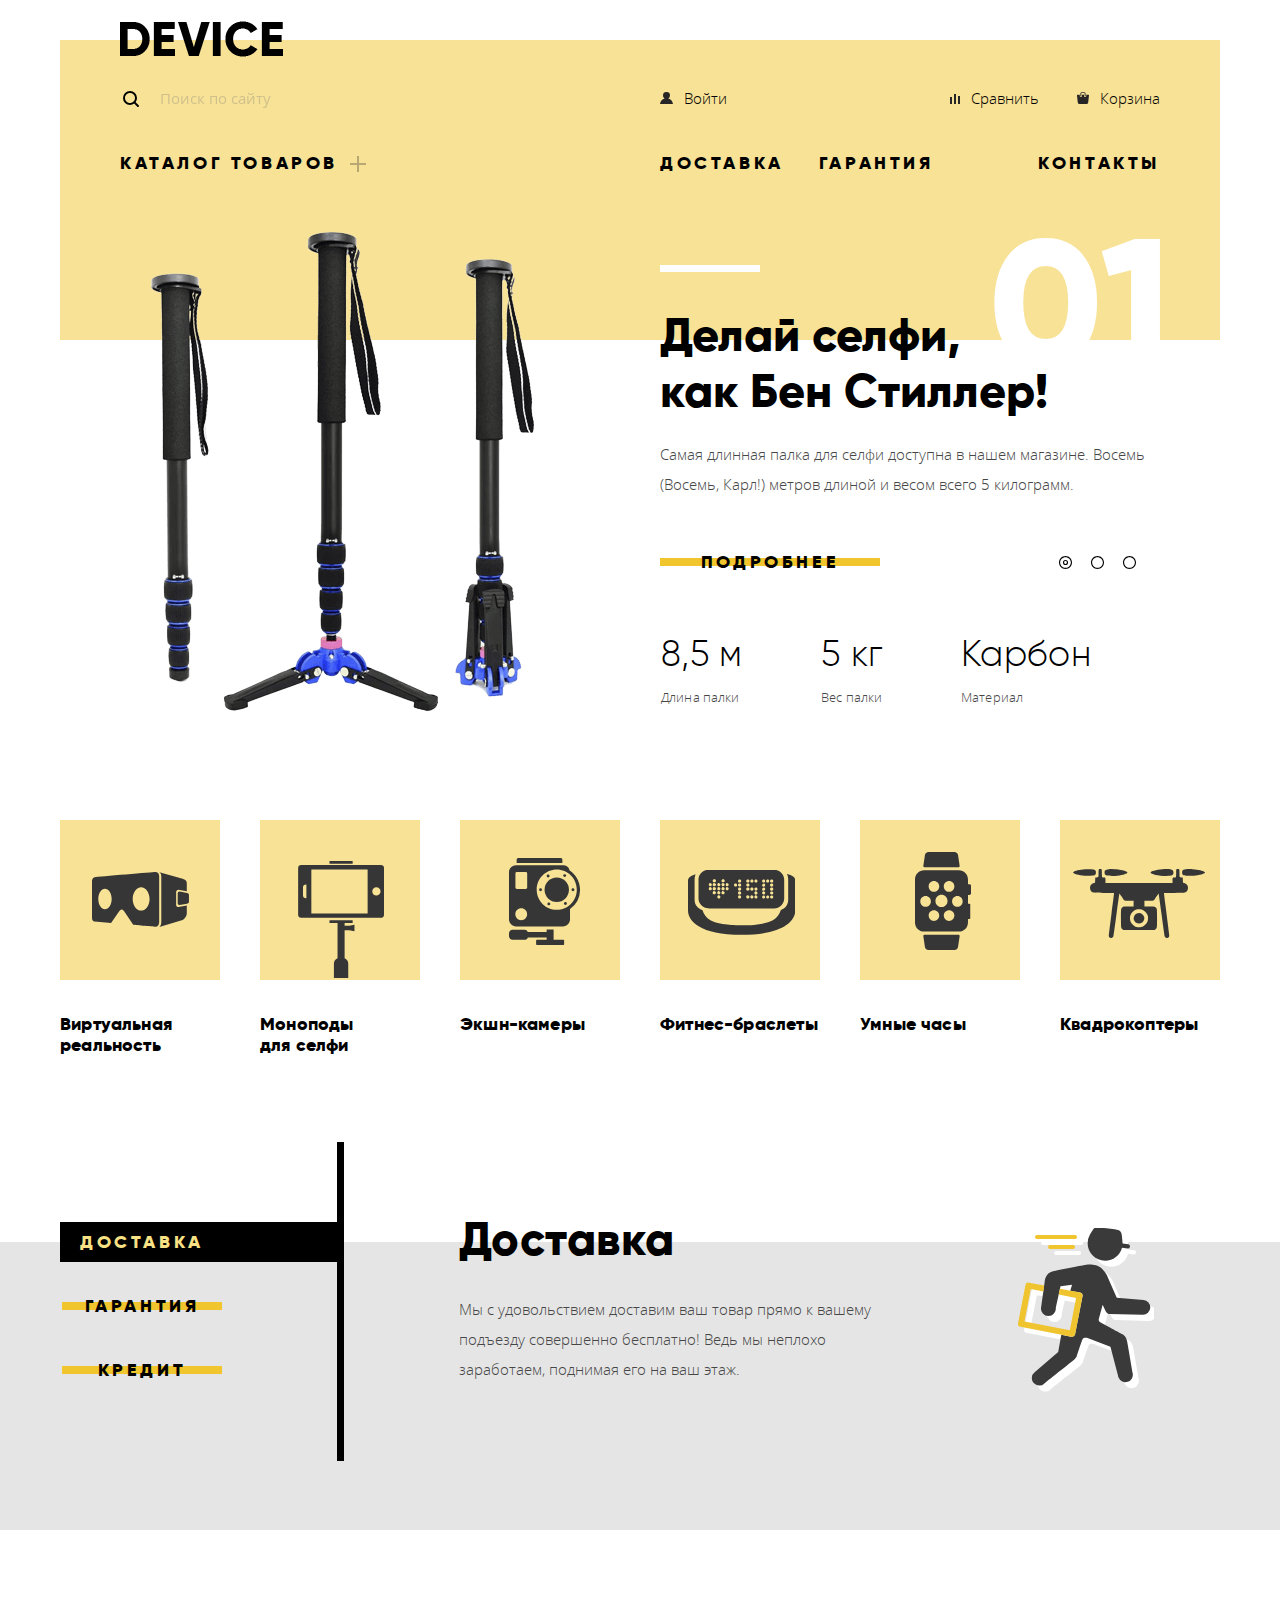
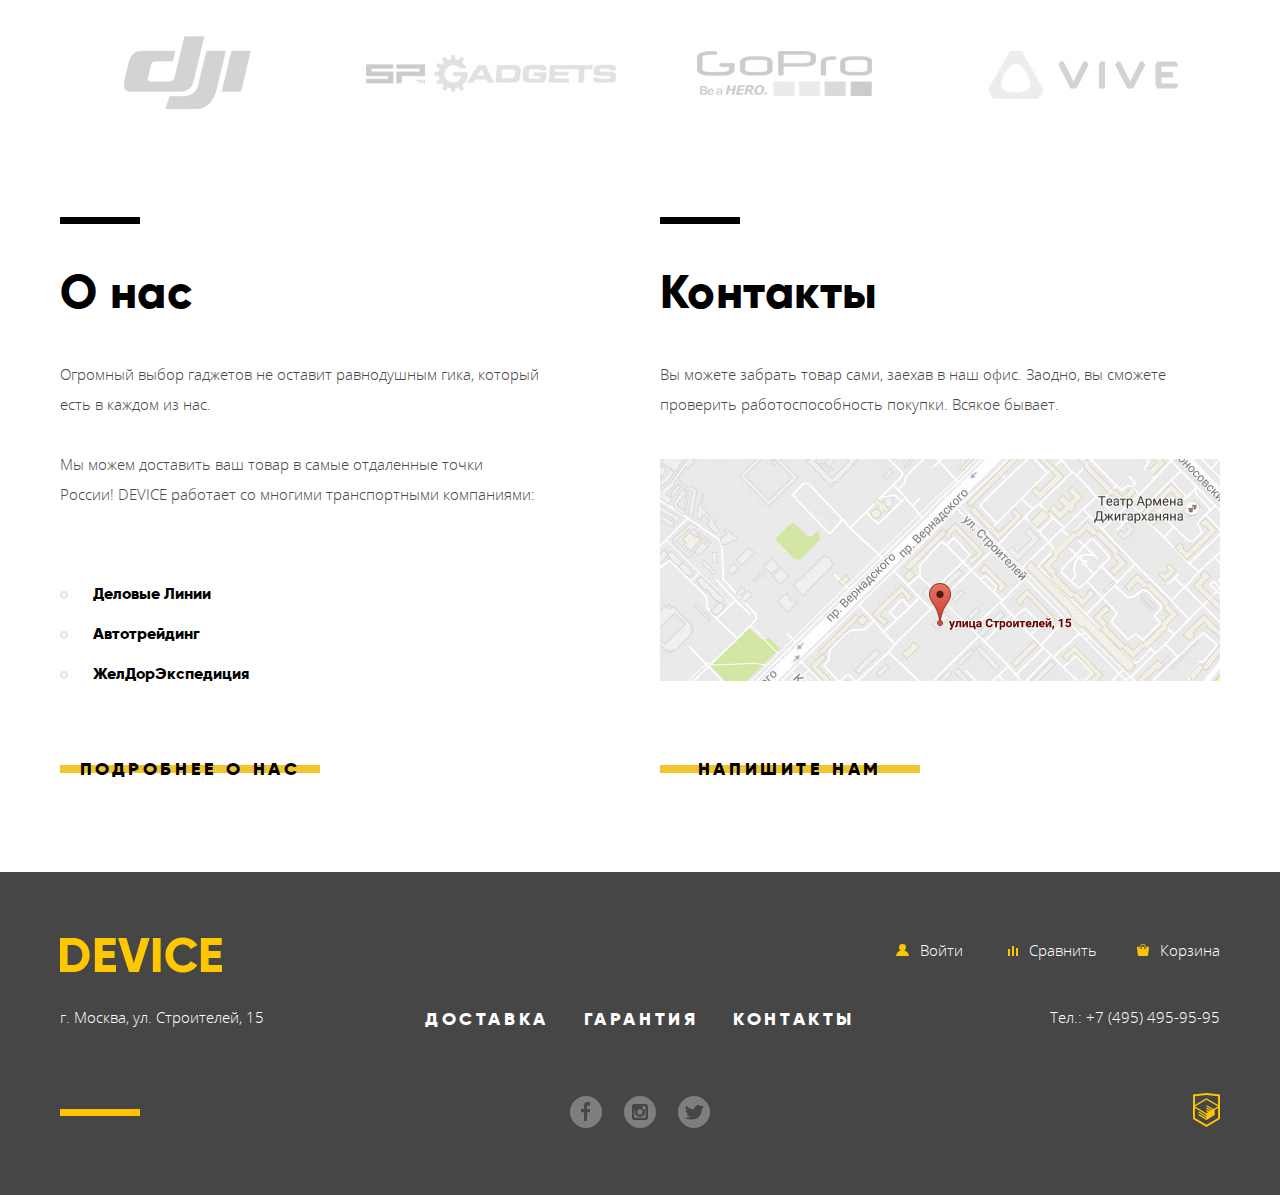
<file: index.html>
<!DOCTYPE html>
<html lang="ru">
  <head>
    <meta charset="utf-8">
    <title>HTML Academy: Девайс</title>
    <link rel="stylesheet" href="css/normalize.css">
    <link rel="stylesheet" href="css/style.min.css">
  </head>
  <body>
    <div class="container">  
      <header class="main-header">
        <div class="header-logo">
          <a class="logo logo-header">
            <img src="img/logo-header.png" alt="DEVICE" width="164" height="36">
          </a>
        </div>
        <div class="user-menu">
          <div class="user-menu__left">
            <form class="search-form icon search-icon" method="get" action="https://echo.htmlacademy.ru">
              <label for="search" class="visually-hidden">Поиск</label>
              <input class="search-field" type="search" id="search" placeholder="Поиск по сайту">
              <button class="user-button search-button">Найти</button>
            </form>
          </div>
          <div class="user-menu__right">
            <ul class="user-links user-links-header list">
              <li class="menu-entrance">
                <a class="user-link" href="login.html">
                  <svg class="menu-icon header-icon" width="13" height="12"><use xlink:href='#user' /></svg>
                  Войти
                </a>
              </li>
              <li class="menu-compare">
                <a class="user-link" href="compare.html">
                  <svg class="menu-icon header-icon" width="10" height="10"><use xlink:href='#compare' /></svg>
                  Сравнить
                </a>
              </li>
              <li class="menu-cart">
                <a class="user-link" href="cart.html">
                  <svg class="menu-icon header-icon" width="12" height="12"><use xlink:href="#cart" /></svg>
                  Корзина
                </a>
              </li>
            </ul>
          </div>
        </div>
        <nav class="main-navigation">
          <ul class="catalog-navigation list">
            <li class="catalog-menu">
              <a class="navigation-link icon catalog-navigation-open" href="#">Каталог товаров</a>
              <ul class="submenu list">
                <li class="submenu-group group-1">
                  <a class="submenu-link" href="#">Виртуальная реальность</a>
                  <a class="submenu-link" href="catalog.html">Моноподы для селфи</a>
                  <a class="submenu-link" href="#">Экшн-камеры</a>
                </li>
                <li class="submenu-group group-2">
                  <a class="submenu-link" href="#">Фитнес-браслеты</a>
                  <a class="submenu-link" href="#">Умные часы</a>
                </li>
                <li class="submenu-group group-3">
                  <a class="submenu-link" href="#">Квадрокоптеры</a>
                </li>
              </ul>
            </li>
          </ul>
          <ul class="site-navigation site-navigation-header list">
            <li class="menu-delivery">
              <a class="navigation-link" href="delivery.html">Доставка</a>
            </li>
            <li class="menu-guarantee">
              <a class="navigation-link" href="guarantee.html">Гарантия</a>
            </li>
            <li class="menu-contacts">
              <a class="navigation-link" href="contacts.html">Контакты</a>
            </li>
          </ul>
        </nav>
      </header>
    </div>
    <main>
      <h1 class="visually-hidden">Магазин современных девайсов DEVICE</h1>
      <div class="container">
        <section class="promo-slider start-line">
          <h2 class="visually-hidden">Товары, которые могут Вас заинтересовать</h2>
          <input class="visually-hidden" type="radio" id="promo-btn-1" name="promo-toggle" checked>
          <input class="visually-hidden" type="radio" id="promo-btn-2" name="promo-toggle">
          <input class="visually-hidden" type="radio" id="promo-btn-3" name="promo-toggle">
          <ul class="slider-controls promo-slider-controls list">
            <li>
              <label for="promo-btn-1"><span class="visually-hidden">1</span></label>
            </li>
            <li>
              <label for="promo-btn-2"><span class="visually-hidden">2</span></label>
            </li>
            <li>
              <label for="promo-btn-3"><span class="visually-hidden">3</span></label>
            </li>        
          </ul>
          <ul class="slider-slides list">
            <li class="promo-slide promo-slide-1" data-number="01">
              <div class="slide-half slide-left">
                <img src="img/slider-1.png" alt="Селфи палка" width="384" height="486">
              </div>
              <div class="slide-half slide-right">
                <h3 class="title">                
                  Делай селфи,<br>
                  как Бен Стиллер!
                </h3>
                <p>
                  Самая длинная палка для селфи доступна в нашем магазине.
                  Восемь (Восемь, Карл!) метров длиной и весом всего 5 килограмм.
                </p>
                <a class="button promo-btn" href="#">Подробнее</a>
                <table class="properties properties-row">
                  <tr class="prop-value">
                    <td class="properties-cell">8,5 м</td>
                    <td class="properties-cell properties-cell-short">5 кг</td>
                    <td class="properties-cell">Карбон</td>
                  </tr>
                  <tr class="prop-title properties-row">
                    <td class="properties-cell">Длина палки</td>
                    <td class="properties-cell properties-cell-short">Вес палки</td>
                    <td class="properties-cell">Материал</td>
                  </tr>
                </table>           
              </div>
            </li>
            <li class="promo-slide promo-slide-2" data-number="02">
              <div class="slide-half slide-left">
                <img src="img/slider-2.png" alt="Фитнес браслет" width="345" height="485">
              </div>
              <div class="slide-half slide-right">
                <h3 class="title">
                  Худеем<br>
                  правильно!
                </h3>
                <p>
                  Мотивирующие фитнес-браслеты помогут найти в себе силы 
                  не&nbsp;пропускать занятия и соблюдать диету.
                </p>
                <a class="button promo-btn" href="#">Подробнее</a>
                <table class="properties properties-row">
                  <tr class="prop-value">
                    <td class="properties-cell">48 часов</td>
                  </tr>
                  <tr class="prop-title properties-row">
                    <td class="properties-cell">Без подзарядки</td>
                  </tr>
                </table>
              </div>                     
            </li>
            <li class="promo-slide promo-slide-3" data-number="03">
              <div class="slide-half slide-left">
                <img src="img/slider-3.png" alt="Квадрокоптер" width="526" height="334">
              </div>
              <div class="slide-half slide-right">
                <h3 class="title">
                  Порхает как бабочка,
                  жалит как пчела!
                </h3>
                <p>
                  Этот обычный, на первый взгляд, квадрокоптер оснащен 
                  мощным лазером, замаскированным под стандартную камеру.
                </p>
                <a class="button promo-btn" href="#">Подробнее</a>
                <table class="properties">
                  <tr class="prop-value properties-row">
                    <td class="properties-cell">800 м</td>
                    <td class="properties-cell">50 м</td>
                  </tr>
                  <tr class="prop-title properties-row">
                    <td class="properties-cell">Дальность полета</td>
                    <td class="properties-cell">Радиус поражения</td>
                  </tr>
                </table> 
              </div>            
            </li>
          </ul>
        </section>
      </div>
      <section class="popular-products">
        <div class="container">
          <h2 class="visually-hidden">Популярные товары</h2>
          <ol class="popular-products-list list">
            <li class="product">
              <a class="product-icon product-link vr-icon" href="#">Виртуальная реальность</a>
            </li>
            <li class="product">
              <a class="product-icon product-link monopod-icon" href="catalog.html">Моноподы для&nbsp;селфи</a>
            </li>
            <li class="product">
              <a class="product-icon product-link cameras-icon" href="#">Экшн-камеры</a>
            </li>
            <li class="product">
              <a class="product-icon product-link bracelets-icon" href="#">Фитнес-браслеты</a>
            </li>
            <li class="product ">
              <a class="product-icon product-link watch-icon" href="#">Умные часы</a>
            </li>
            <li class="product">
              <a class="product-icon product-link cuadrupter-icon" href="#">Квадрокоптеры</a>
            </li>
          </ol>
        </div>
      </section>
      <section class="services-slider">
        <h2 class="visually-hidden">Наши услуги</h2>
        <input class="visually-hidden" type="radio" id="serv-btn-1" name="toggle" checked>
        <input class="visually-hidden" type="radio" id="serv-btn-2" name="toggle">
        <input class="visually-hidden" type="radio" id="serv-btn-3" name="toggle">
        <div class="container services-container">
          <ul class="slider-controls services-slider-controls list">
            <li class="services-delivery">
              <label class="button service-btn" for="serv-btn-1">Доставка</label>
            </li>
            <li class="services-guarantee">
              <label class="button service-btn" for="serv-btn-2">Гарантия</label>
            </li>
            <li class="services-credit">
              <label class="button service-btn" for="serv-btn-3">Кредит</label>
            </li>
          </ul>
          <ul class="services-slider-slides list">
            <li class="services-slider-slide services-slide-1">
              <h3 class="title">
                Доставка 
              </h3>
              <p>
                Мы с удовольствием доставим ваш товар прямо к вашему подъезду совершенно бесплатно! Ведь мы неплохо заработаем, поднимая его на ваш этаж.
              </p>       
            </li>
            <li class="services-slider-slide services-slide-2">
              <h3 class="title">
                Гарантия
              </h3>
              <p>
                Если из-за возгорания купленного у нас товара у вас сгорит дом — не переживайте, мы выдадим вам новый.<br>
                Товар, не дом, конечно же.
              </p>            
            </li>
            <li class="services-slider-slide services-slide-3">
              <h3 class="title">
                Кредит
              </h3>
              <p>
                Залезть в долговую яму стало проще! Кредитные консультанты подберут для вас наиболее выгодные условия кредита. Выгодные для нашего банка, разумеется.
              </p>               
            </li>
          </ul>   
        </div>
      </section>
      <section class="partners">
        <div class="container">
          <h2 class="visually-hidden">Наши партнеры</h2>
          <ul class="partners-list list">
            <li class="partner partner-dji">
              <a class="partner-link" href="#">
                <img class="partner-logo" src="img/logo-1.png" width="260" height="100" alt="DJI">
              </a>
            </li>
            <li class="partner partner-sp-gadgets">
              <a class="partner-link" href="#">
                <img class="partner-logo" src="img/logo-2.png" width="260" height="100" alt="SP Gadgets">
              </a>
            </li>
            <li class="partner partner-gopro">
              <a class="partner-link" href="#">
                <img class="partner-logo" src="img/logo-3.png" width="260" height="100" alt="GoPro">
              </a>
            </li>
            <li class="partner partner-vive">
              <a class="partner-link" href="#">
                <img class="partner-logo" src="img/logo-4.png" width="260" height="100" alt="VIVE">
              </a>
            </li>
          </ul>
        </div>
      </section>
      <div class="container">
        <section class="information">
          <div class="about-us start-line">
            <div class="about-us-text">
              <h2 class="title">О нас</h2>
              <p>
                Огромный выбор гаджетов не оставит равнодушным гика, который есть в каждом из нас.
              </p>
              <p>
                Мы можем доставить ваш товар в самые отдаленные точки России! DEVICE работает со многими транспортными компаниями:
              </p>
              <ul class="transport-companies">
                <li>Деловые Линии</li>
                <li>Автотрейдинг</li>
                <li>ЖелДорЭкспедиция</li>
              </ul>
            </div>
            <a class="button info-btn" href="#">Подробнее о нас</a>
          </div>
          <div class="contacts start-line">
            <div class="contacts-text">
              <h2 class="title">Контакты</h2>
              <p>
                Вы можете забрать товар сами, заехав в наш офис. Заодно, вы сможете проверить работоспособность покупки. Всякое бывает.
              </p>
              <a class="map-link" href="https://yandex.ru/maps/-/CBUjyZTgwB">
                <img class="map-img" src="img/map.jpg" width="560" height="222" alt="улица Строителей, 15">
              </a>
            </div>
            <a class="button info-btn contacts-link" href="#">Напишите нам</a>
          </div>
        </section>
      </div>
    </main>
    <footer class="main-footer">
      <div class="container footer-container">
        <div class="footer-column footer-left start-line">
          <a class="logo logo-footer" href="index.html" tabindex="0">
            <img src="img/logo-footer.png" alt="DEVICE" width="164" height="36">
          </a>
          <p class="address">г. Москва, ул. Строителей, 15</p>
        </div>
        <div class="footer-column footer-middle">
          <ul class="site-navigation site-navigation-footer list">
            <li class="menu-delivery">
              <a class="navigation-link" href="delivery.html">Доставка</a>
            </li>
            <li class="menu-guarantee">
              <a class="navigation-link" href="guarantee.html">Гарантия</a>
            </li>
            <li class="menu-contacts">
              <a class="navigation-link" href="contacts.html">Контакты</a>
            </li>
          </ul>
          <ul class="socials list">
            <li>
              <a class="social-button fb-icon" href="#">Фейсбук</a>
            </li>
            <li>
              <a class="social-button instagram-icon" href="#">Инстаграм</a>
            </li>
            <li>
              <a class="social-button twitter-icon" href="#">Твитер</a>
            </li>
          </ul>
        </div>
        <div class="footer-column footer-right">
          <ul class="user-links user-links-footer list">
            <li class="menu-entrance">
                <a class="user-link" href="login.html">
                  <svg class="menu-icon footer-icon" width="13" height="12"><use xlink:href='#user' /></svg>
                  Войти
                </a>
            </li>
            <li class="menu-compare">
              <a class="user-link" href="compare.html">
                <svg class="menu-icon footer-icon" width="10" height="10"><use xlink:href='#compare' /></svg>
                Сравнить
              </a>
            </li>
            <li class="menu-cart">
              <a class="user-link" href="cart.html">
                <svg class="menu-icon footer-icon" width="12" height="12"><use xlink:href="#cart" /></svg>
                Корзина
              </a>
            </li>
          </ul>
          <p class="phone">Тел.: +7 (495) 495-95-95</p>
          <a class="credits" href="https://htmlacademy.ru/intensive/htmlcss">HTML Academy</a>
        </div>
      </div>
    </footer>
    
    <section class="modal modal-contacts">
      <h2 class="visually-hidden">Свяжитесь с нами</h2>
      <form class="feedback-form" method="post" action="https://echo.htmlacademy.ru">
        <div class="feedback-form-row">
          <div class="half-width"> 
            <label for="name">Ваше имя:</label>
            <input type="text" name="name" id="name" placeholder="Представьтесь, пожалуйста">
          </div>
          <div class="half-width"> 
            <label for="email">Ваш e-mail:</label>
            <input type="email" name="email" id="email" placeholder="Для отправки ответа">
          </div>
        </div>
        <div class="full-width">
          <label for="mail-content">Текст письма:</label>
          <textarea name="mail-content" id="mail-content" rows="5" placeholder="В свободной форме"></textarea>
        </div>
        <button class="modal-button button" type="submit">Отправить</button>
        <button class="modal-close contacts-modal-close" type="button">Закрыть</button>
      </form>
    </section>
    <section class="modal modal-map">
      <h2 class="visually-hidden">Как до нас добраться</h2>
      <button class="modal-close map-modal-close" type="button">Закрыть</button>
      <div class="map" id="map"></div>
    </section>
    <svg style="display:none">
      <symbol id="user" xmlns="http://www.w3.org/2000/svg" viewBox="0 0 13 12">
        <path d="M.032 12h12.937c-.163-2.643-2.074-4.837-4.671-5.543a3.47 3.47 0 0 0 1.687-2.972 3.485 3.485 0 0 0-6.97 0c0 1.264.68 2.361 1.688 2.972C2.106 7.163.194 9.357.032 12z"/>
      </symbol>
      <symbol id="compare" xmlns="http://www.w3.org/2000/svg" viewBox="0 0 10 10">
        <path d="M8 2h1.984v8H8zM0 3h1.984v7H0zM4 0h2v10H4z"/>
      </symbol>
      <symbol id="cart" xmlns="http://www.w3.org/2000/svg" viewBox="0 0 12 12">
        <path d="M11.864 3.017a.429.429 0 0 0-.327-.154H9.225V4.09c0 .563-.484 1.022-1.08 1.022-.594 0-1.078-.458-1.078-1.022V2.863H4.909V4.09c0 .563-.485 1.022-1.08 1.022-.595 0-1.078-.458-1.078-1.022V2.863H.438a.43.43 0 0 0-.327.154.472.472 0 0 0-.108.358l.776 7.134c.015.806.642 1.455 1.411 1.455h7.595c.77 0 1.396-.649 1.411-1.455l.776-7.134a.476.476 0 0 0-.108-.358z"/><path d="M3.829 4.499c.239 0 .433-.184.433-.409V1.84c0-.632.672-1.022 1.295-1.022h1.079c.655 0 1.078.401 1.078 1.022v2.25c0 .225.194.409.431.409.239 0 .433-.184.433-.409V1.84C8.577.773 7.761 0 6.636 0H5.557c-1.19 0-2.159.826-2.159 1.84v2.25c0 .225.194.409.431.409z"/>
      </symbol>
    </svg>
    <script src="//api-maps.yandex.ru/2.1/?lang=ru_RU" type="text/javascript"></script>
    <script src="js/script.min.js"></script>
  </body>                      
</html>
</file>
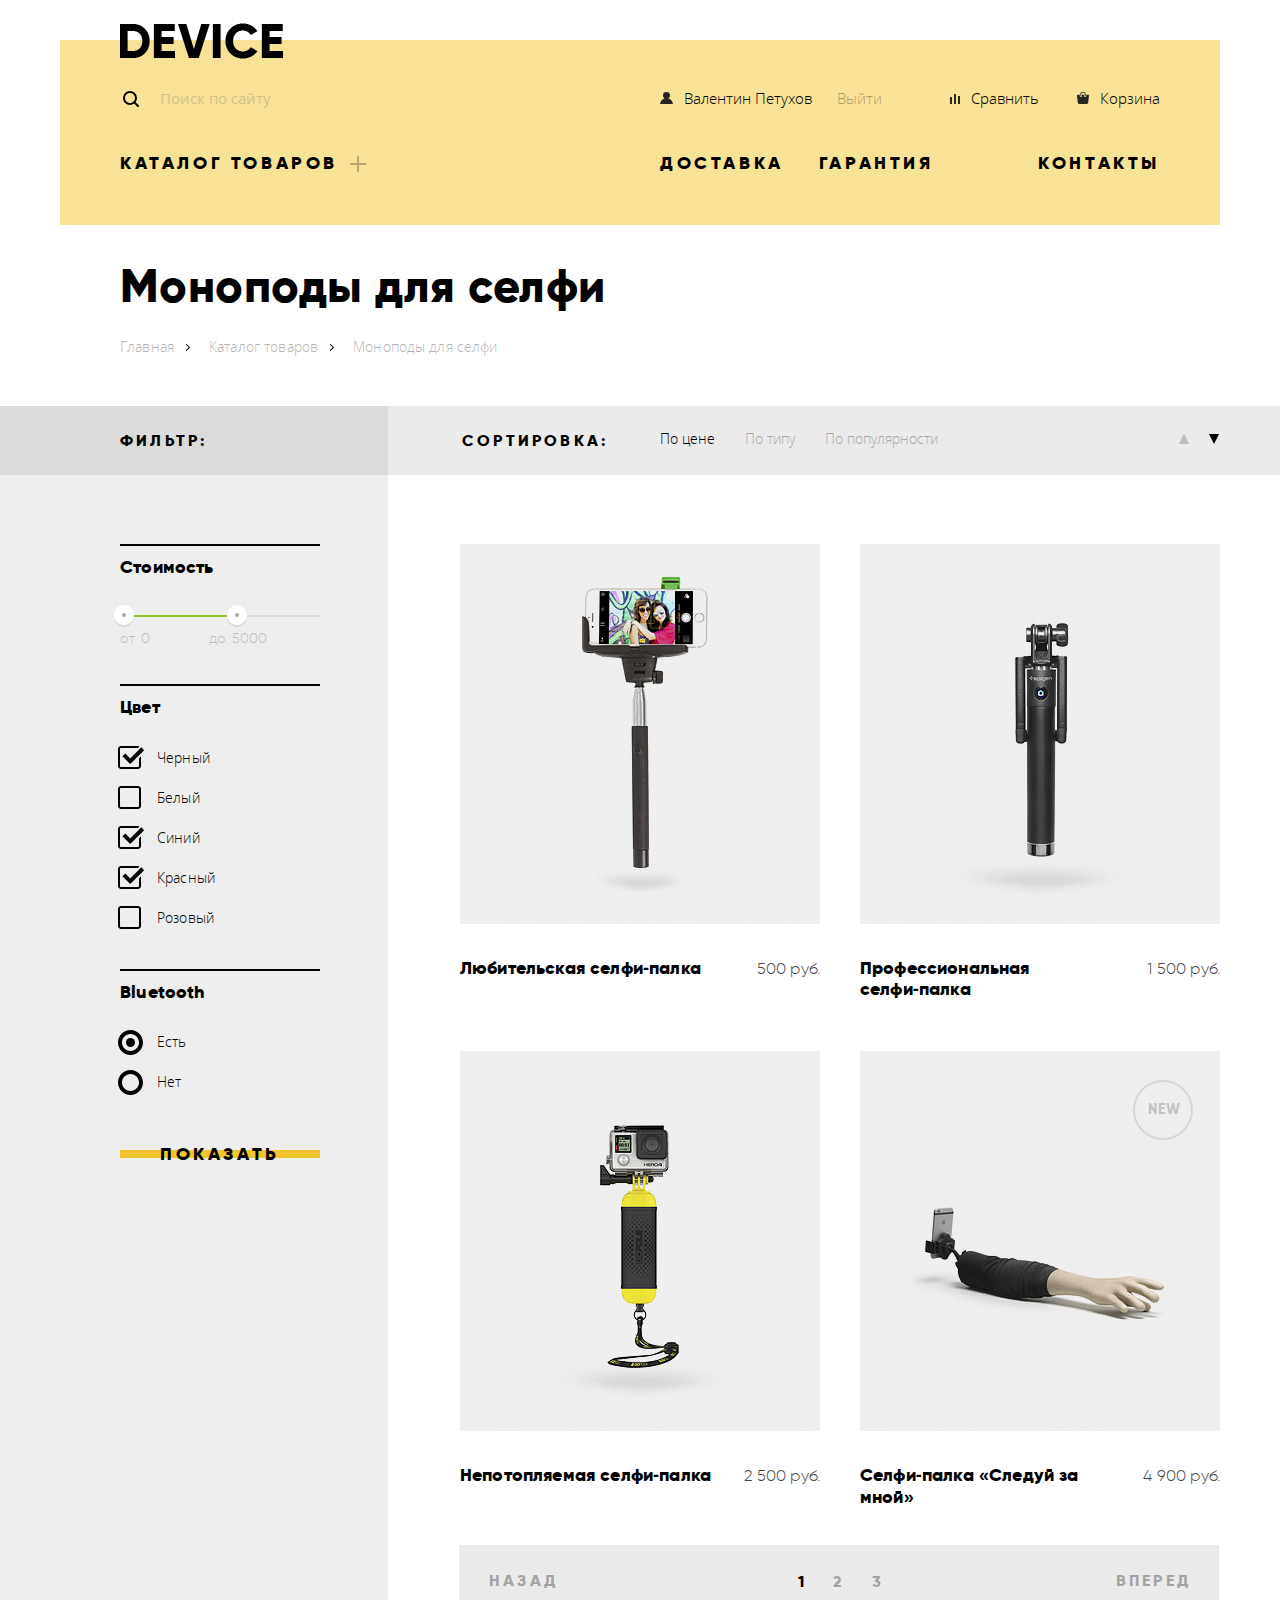
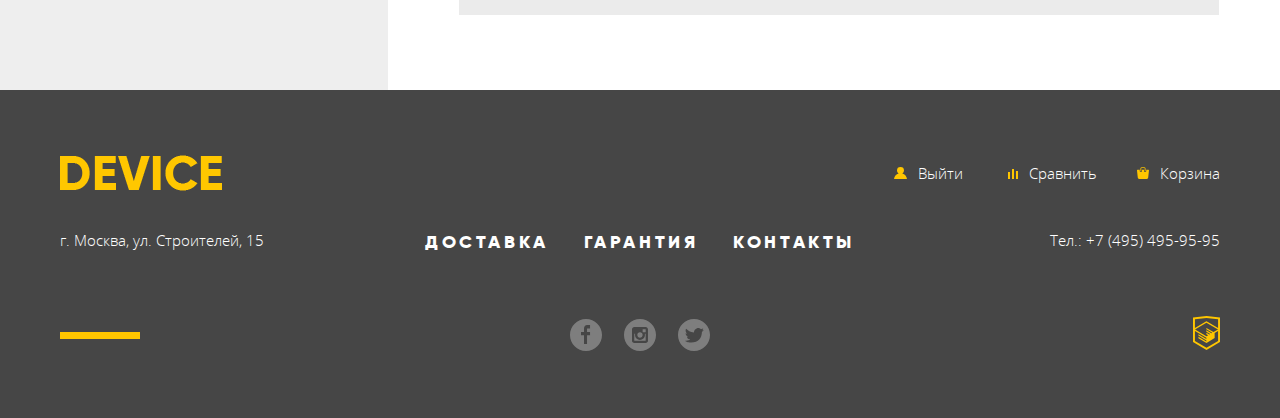
<file: catalog.html>
<!DOCTYPE html>
<html lang="ru">
  <head>
    <meta charset="utf-8">
    <title>HTML Academy: Девайс</title>
    <link rel="stylesheet" href="css/normalize.css">
    <link rel="stylesheet" href="css/style.min.css">
  </head>
  <body class="catalog-page">
    <div class="container">
      <header class="main-header"> 
        <div class="header-logo">
          <a class="logo logo-header" href="index.html">
            <img src="img/logo-header.png" alt="DEVICE" width="164" height="36">
          </a>
        </div>
        <div class="user-menu">
          <div class="user-menu__left">
            <form class="search-form icon search-icon" method="get" action="https://echo.htmlacademy.ru">
              <label for="search" class="visually-hidden">Поиск</label>
              <input class="search-field" type="search" id="search" placeholder="Поиск по сайту">
              <button class="user-button search-button">Найти</button>
            </form>
          </div>
          <div class="user-menu__right">
            <ul class="user-links user-links-header list">
              <li class="menu-entrance">
                <a class="user-link" href="profile.html">
                  <svg class="menu-icon header-icon" width="13" height="12"><use xlink:href='#user' /></svg>
                  Валентин Петухов
                </a>
                <button class="user-button logout-button-header" type="button">Выйти</button>
              </li>
              <li class="menu-compare">
                <a class="user-link" href="compare.html">
                  <svg class="menu-icon header-icon" width="10" height="10"><use xlink:href='#compare' /></svg>
                  Сравнить
                </a>
              </li>
              <li class="menu-cart">
                <a class="user-link" href="cart.html">
                  <svg class="menu-icon header-icon" width="12" height="12"><use xlink:href="#cart" /></svg>
                  Корзина
                </a>
              </li>
            </ul>
          </div>
        </div>
        <nav class="main-navigation">
          <ul class="catalog-navigation list">
            <li class="catalog-menu">
              <a class="navigation-link icon catalog-navigation-open" href="#">Каталог товаров</a>
              <ul class="submenu list">
                <li class="submenu-group group-1">
                  <a class="submenu-link" href="#">Виртуальная реальность</a>
                  <a class="submenu-link" href="catalog.html">Моноподы для селфи</a>
                  <a class="submenu-link" href="#">Экшн-камеры</a>
                </li>
                <li class="submenu-group group-2">
                  <a class="submenu-link" href="#">Фитнес-браслеты</a>
                  <a class="submenu-link" href="#">Умные часы</a>
                </li>
                <li class="submenu-group group-3">
                  <a class="submenu-link" href="#">Квадрокоптеры</a>
                </li>
              </ul>
            </li>
          </ul>
          <ul class="site-navigation site-navigation-header list">
            <li class="menu-delivery">
              <a class="navigation-link" href="delivery.html">Доставка</a>
            </li>
            <li class="menu-guarantee">
              <a class="navigation-link" href="guarantee.html">Гарантия</a>
            </li>
            <li class="menu-contacts">
              <a class="navigation-link" href="contacts.html">Контакты</a>
            </li>
          </ul>
        </nav>
      </header>
    </div>
    <main>
      <div class="container">
        <section class="page-header">
          <h1 class="title">Моноподы для селфи</h1>
          <ul class="breadcrumbs list">
            <li class="icon icon-arrow">
              <a class="breadcrumbs-link" href="index.html">Главная</a>
            </li>
            <li class="icon icon-arrow">
              <a class="breadcrumbs-link" href="#">Каталог товаров</a>
            </li>
            <li class="breadcrumbs-current">
              <a class="breadcrumbs-link">Моноподы для селфи</a>
            </li>
          </ul>
        </section>
      </div>
      <section class="catalog">
        <div class="catalog-container">
          <div class="filters"> 
            <h2 class="filters-title"><span class="filters-title-text">Фильтр:</span></h2>
            <form class="filter" method="get" action="https://echo.htmlacademy.ru">
              <fieldset class="filter-item price-filter">
                <legend class="price-filter-title filter-title">Стоимость</legend>
                <div class="range-filter">
                  <div class="range-controls">
                    <div class="scale"><div class="bar"></div></div>
                    <div class="toggle min-toggle"></div>
                    <div class="toggle max-toggle"></div>
                  </div>
                  <div class="price-controls">
                    от <input class="min-price" type="text" value="0">
                    до <input class="max-price" type="text" value="5000">
                  </div>
                </div>
              </fieldset>
              <fieldset class="filter-item color-filter">
                <legend class="filter-title">Цвет</legend>
                <ul class="filter-options list">
                  <li class="filter-option">
                    <input class="visually-hidden filter-input filter-input-checkbox" type="checkbox" name="black" id="filter-black" checked>
                    <label for="filter-black">Черный</label>
                  </li>
                  <li class="filter-option">
                    <input class="visually-hidden filter-input filter-input-checkbox" type="checkbox" name="white" id="filter-white">
                    <label for="filter-white">Белый</label>
                  </li>
                  <li class="filter-option">
                    <input class="visually-hidden filter-input filter-input-checkbox" type="checkbox" name="blue" id="filter-blue" checked>
                    <label for="filter-blue">Синий</label>
                  </li>
                  <li class="filter-option">
                    <input class="visually-hidden filter-input filter-input-checkbox" type="checkbox" name="red" id="filter-red" checked>
                    <label for="filter-red">Красный</label>
                  </li>
                  <li class="filter-option">
                    <input class="visually-hidden filter-input filter-input-checkbox" type="checkbox" name="pink" id="filter-pink">
                    <label for="filter-pink">Розовый</label>
                  </li>
                </ul>
              </fieldset>
              <fieldset class="filter-item bluetooth-filter">
                <legend class="filter-title">Bluetooth</legend>
                <ul class="list">
                  <li class="filter-option">
                    <input class="visually-hidden filter-input filter-input-radio" type="radio" name="bluetooth" id="bluetooth-yes" value="yes" checked>
                    <label for="bluetooth-yes">Есть</label>
                  </li>
                  <li class="filter-option">
                    <input class="visually-hidden filter-input filter-input-radio" type="radio" name="bluetooth" id="bluetooth-no" value="no">
                    <label for="bluetooth-no">Нет</label>
                  </li>
                </ul>
              </fieldset>
              <button class="filter-button button" type="submit">Показать</button>
            </form>
          </div>
          <div class="catalog-products">
            <div class="sort-menu">
              <h2 class="filters-title">Сортировка:</h2>
              <ul class="sort-type list">
                <li class="sort-option">
                  <a class="sort sort-active" href="#">По цене</a>
                </li>
                <li class="sort-option">
                  <a class="sort" href="#">По типу</a>
                </li>
                <li class="sort-option">
                  <a class="sort" href="#">По популярности</a>
                </li>
                <li class="sort-option sort-direction-up">
                  <a class="sort-direction sort-up" href="#">Вверх</a>
                </li>
                <li class="sort-option sort-direction-down">
                  <a class="sort-direction sort-down sort-active" href="#">Вниз</a>
                </li>
              </ul>
            </div> 
            <h2 class="visually-hidden">Список моноподов для селфи</h2>
            <ul class="catalog-list list">
              <li class="catalog-item">
                <div class="catalog-item-image">
                  <a href="#">
                    <img src="img/item-1.jpg" width="360" height="380" alt="Любительская селфи-палка">
                  </a>
                </div>
                <div class="catalog-item-info">
                  <h3>
                    <a class="catalog-item-title" href="#" >Любительская селфи&#8209;палка</a>
                  </h3>
                  <div class="price">500 руб.</div>
                </div>
                <div class="catalog-item-buy">
                  <button class="button" type="button">В корзину</button>
                  <button class="user-button to-compare" type="button">Добавить к сравнению</button>
                </div>
              </li>
              <li class="catalog-item">
                <div class="catalog-item-image">
                  <a href="#">
                    <img src="img/item-2.jpg" width="360" height="380" alt="Профессиональная селфи-палка ">
                  </a>
                </div>
                <div class="catalog-item-info">
                  <h3>
                    <a class="catalog-item-title" href="#" >Профессиональная селфи&#8209;палка</a>
                  </h3>
                  <div class="price">1 500 руб.</div>
                </div>
                <div class="catalog-item-buy">
                  <button class="button" type="button">В корзину</button>
                  <button class="user-button to-compare" type="button">Добавить к сравнению</button>
                </div>
              </li>
              <li class="catalog-item">
                <div class="catalog-item-image">
                  <a href="#">
                    <img src="img/item-3.jpg" width="360" height="380" alt="Непотопляемая селфи-палка">
                  </a>
                </div>
                <div class="catalog-item-info">
                  <h3>
                    <a class="catalog-item-title" href="#" >Непотопляемая селфи&#8209;палка</a>
                  </h3>
                  <div class="price">2 500 руб.</div>
                </div>
                <div class="catalog-item-buy">
                  <button class="button" type="button">В корзину</button>
                  <button class="user-button to-compare" type="button">Добавить к сравнению</button>
                </div>
              </li>
              <li class="catalog-item catalog-item-new">
                <div class="catalog-item-image">
                  <a href="#">
                    <img src="img/item-4.jpg" width="360" height="380" alt="Селфи-палка «Следуй за мной»">
                  </a>
                </div>
                <div class="catalog-item-info">
                  <h3>
                    <a class="catalog-item-title" href="#" >Cелфи&#8209;палка «Следуй за мной»</a>
                  </h3>
                  <div class="price">4 900 руб.</div>
                </div>
                <div class="catalog-item-buy">
                  <button class="button" type="button">В корзину</button>
                  <button class="user-button to-compare" type="button">Добавить к сравнению</button>
                </div>
              </li>
            </ul>
            <ul class="pagination-list list">
              <li class="pagination-item pagination-item-prev"><a class="pagination-link">Назад</a></li>
              <li class="pagination-item pagination-item-number pagination-item-current"><a class="pagination-link">1</a></li>
              <li class="pagination-item pagination-item-number"><a class="pagination-link" href="#">2</a></li>
              <li class="pagination-item pagination-item-number"><a class="pagination-link" href="#">3</a></li>
              <li class="pagination-item pagination-item-next"><a class="pagination-link" href="#">Вперед</a></li>
            </ul>
          </div>
        </div>
      </section>
    </main>
    <footer class="main-footer">
      <div class="container footer-container">
        <div class="footer-column footer-left start-line">
          <a class="logo logo-footer" href="index.html">
            <img src="img/logo-footer.png" alt="DEVICE" width="164" height="36">
          </a>
          <p class="address">г. Москва, ул. Строителей, 15</p>
        </div>
        <div class="footer-column footer-middle">
          <ul class="site-navigation site-navigation-footer list">
            <li class="menu-delivery">
              <a class="navigation-link" href="delivery.html">Доставка</a>
            </li>
            <li class="menu-guarantee">
              <a class="navigation-link" href="guarantee.html">Гарантия</a>
            </li>
            <li class="menu-contacts">
              <a class="navigation-link" href="contacts.html">Контакты</a>
            </li>
          </ul>
          <ul class="socials list">
            <li>
              <a class="social-button fb-icon" href="#">Фейсбук</a>
            </li>
            <li>
              <a class="social-button instagram-icon" href="#">Инстаграм</a>
            </li>
            <li>
              <a class="social-button twitter-icon" href="#">Твитер</a>
            </li>
          </ul>
        </div>
        <div class="footer-column footer-right">
          <ul class="user-links user-links-footer list">
            <li class="menu-entrance">
                <a class="user-link" href="login.html">
                  <svg class="menu-icon footer-icon" width="13" height="12"><use xlink:href='#user' /></svg>
                  Выйти
                </a>
            </li>
            <li class="menu-compare">
              <a class="user-link" href="compare.html">
                <svg class="menu-icon footer-icon" width="10" height="10"><use xlink:href='#compare' /></svg>
                Сравнить
              </a>
            </li>
            <li class="menu-cart">
              <a class="user-link" href="cart.html">
                <svg class="menu-icon footer-icon" width="12" height="12"><use xlink:href="#cart" /></svg>
                Корзина
              </a>
            </li>
          </ul>
          <p class="phone">Тел.: +7 (495) 495-95-95</p>
          <a class="credits" href="https://htmlacademy.ru/intensive/htmlcss">HTML Academy</a>
        </div>
      </div>
    </footer>
    <svg style="display:none">
      <symbol id="user" xmlns="http://www.w3.org/2000/svg" viewBox="0 0 13 12">
        <path d="M.032 12h12.937c-.163-2.643-2.074-4.837-4.671-5.543a3.47 3.47 0 0 0 1.687-2.972 3.485 3.485 0 0 0-6.97 0c0 1.264.68 2.361 1.688 2.972C2.106 7.163.194 9.357.032 12z"/>
      </symbol>
      <symbol id="compare" xmlns="http://www.w3.org/2000/svg" viewBox="0 0 10 10">
        <path d="M8 2h1.984v8H8zM0 3h1.984v7H0zM4 0h2v10H4z"/>
      </symbol>
      <symbol id="cart" xmlns="http://www.w3.org/2000/svg" viewBox="0 0 12 12">
        <path d="M11.864 3.017a.429.429 0 0 0-.327-.154H9.225V4.09c0 .563-.484 1.022-1.08 1.022-.594 0-1.078-.458-1.078-1.022V2.863H4.909V4.09c0 .563-.485 1.022-1.08 1.022-.595 0-1.078-.458-1.078-1.022V2.863H.438a.43.43 0 0 0-.327.154.472.472 0 0 0-.108.358l.776 7.134c.015.806.642 1.455 1.411 1.455h7.595c.77 0 1.396-.649 1.411-1.455l.776-7.134a.476.476 0 0 0-.108-.358z"/><path d="M3.829 4.499c.239 0 .433-.184.433-.409V1.84c0-.632.672-1.022 1.295-1.022h1.079c.655 0 1.078.401 1.078 1.022v2.25c0 .225.194.409.431.409.239 0 .433-.184.433-.409V1.84C8.577.773 7.761 0 6.636 0H5.557c-1.19 0-2.159.826-2.159 1.84v2.25c0 .225.194.409.431.409z"/>
      </symbol>
    </svg>
  </body>
</html>
</file>
<file: css/style.min.css>
@font-face{font-family:"Open Sans";font-style:normal;font-weight:300;src:local("OpenSans-Light"),local("opensanslight"),url(../fonts/opensanslight.woff2) format("woff2"),url(../fonts/opensanslight.woff) format("woff")}@font-face{font-family:"Open Sans";font-style:normal;font-weight:400;src:local("OpenSans-Regular"),local("opensans"),url(../fonts/opensans.woff2) format("woff2"),url(../fonts/opensans.woff) format("woff")}@font-face{font-family:"Gilroy";font-style:normal;font-weight:300;src:local("Gilroylight"),local("gilroylight"),url(../fonts/gilroylight.woff2) format("woff2"),url(../fonts/gilroylight.woff) format("woff")}@font-face{font-family:"Gilroy";font-style:normal;font-weight:800;src:local("Gilroyextrabold"),local("gilroyextrabold"),url(../fonts/gilroyextrabold.woff2) format("woff2"),url(../fonts/gilroyextrabold.woff) format("woff")}html{-webkit-box-sizing:border-box;box-sizing:border-box}*,:after,:before{-webkit-box-sizing:inherit;box-sizing:inherit}body{margin:0;min-width:1200px;font-family:"Open Sans","Arial",sans-serif;font-size:15px;line-height:1.2;font-weight:300;color:#000;background-color:#fff}.container{width:1200px;margin:0 auto;padding-left:20px;padding-right:20px}.visually-hidden:not(:focus),input[type=checkbox].visually-hidden,input[type=radio].visually-hidden{position:absolute;width:1px;height:1px;margin:-1px;border:0;padding:0;white-space:nowrap;-webkit-clip-path:inset(100%);clip-path:inset(100%);clip:rect(0 0 0 0);overflow:hidden}.list{margin:0;padding:0;list-style:none}.button,.navigation-link,.product-link,.search-button,.submenu-link,.user-link{color:#000;text-decoration:none}.pagination-link{text-decoration:none}.breadcrumbs-link,.catalog-item-title,.sort{color:#000;text-decoration:none}.button,.user-button{padding:0;border:0;background:0 0}.button{position:relative;z-index:10;display:inline-block;width:200px;padding-top:10px;padding-bottom:10px;line-height:20px;text-align:center;vertical-align:middle}.button::before{content:"";position:absolute;top:calc(50% - 4px);right:0;z-index:-1;display:block;width:100%;height:8px;background-color:#f0c52e;-webkit-transition:.1s;transition:.1s}.button:focus::before,.button:hover::before{top:0;bottom:0;height:100%}.button:active{color:rgba(0,0,0,.3)}.button,.navigation-link{font-size:18px}.button,.filters-title,.navigation-link,.pagination-link{font-family:"Gilroy","Arial",sans-serif;font-weight:800;letter-spacing:.2em;text-transform:uppercase}.pagination-link{font-size:18px}.search-field,.user-button,.user-links{font-family:"Open Sans","Arial",sans-serif;line-height:36px}.icon,.start-line{position:relative}.icon::before,.start-line::before{content:"";position:absolute}.icon::before{background-repeat:no-repeat}.start-line::before{width:80px;height:7px;background-color:#000}.title{font-family:"Gilroy","Arial",sans-serif;font-size:47px;font-weight:800;letter-spacing:.01em}.main-header{padding:40px 60px;background-image:linear-gradient(#fff 40px,rgba(240,197,46,.5) 40px,rgba(240,197,46,.5))}.catalog-page .main-header{padding-bottom:50px}.header-logo{margin-top:-19px;margin-bottom:15px}.catalog-page .header-logo{margin-top:-17px;margin-bottom:13px}.user-menu{display:-webkit-box;display:-ms-flexbox;display:flex;-webkit-box-pack:justify;-ms-flex-pack:justify;justify-content:space-between;margin-bottom:30px}.user-menu__left{-ms-flex-preferred-size:440px;flex-basis:440px}.user-menu__right{-ms-flex-preferred-size:500px;flex-basis:500px}.search-form{display:-webkit-box;display:-ms-flexbox;display:flex;margin-right:auto}.search-field{-webkit-box-flex:1;-ms-flex-positive:1;flex-grow:1;min-height:48px;padding-top:5px;padding-bottom:7px;padding-left:40px;border:0;background:0 0}.search-icon::before{top:16px;left:3px;width:16px;height:16px;background-image:url(../img/search.svg)}.search-field:focus+.search-button{display:block}.search-button{display:none;position:relative;border:2px solid #000;border-bottom:none;margin-right:0;margin-left:auto;padding:5px 20px}.search-button::after{content:"";position:absolute;bottom:0;right:0;display:block;width:438px;height:2px;background-color:#000}.search-button:hover{color:#fff;background-color:#000}.search-button:active{display:block;color:rgba(255,255,255,.3);background-color:#000}.user-links{display:-webkit-box;display:-ms-flexbox;display:flex;padding-top:5px}.menu-icon{margin-right:7px}.header-icon use{fill:#272525}.footer-icon use{fill:#ffc600}.main-header .menu-entrance{margin-right:auto}.main-header .menu-compare{margin-right:38px}.logout-button-header{opacity:.3}.main-navigation{position:relative;display:-webkit-box;display:-ms-flexbox;display:flex;margin:0}.catalog-navigation{-ms-flex-preferred-size:50%;flex-basis:50%}.catalog-menu{-ms-flex-preferred-size:260px;flex-basis:260px}.catalog-navigation-open::before{top:4px;left:230px;width:16px;height:16px;background-image:url(../img/plus.svg);opacity:.3}.site-navigation{display:-webkit-box;display:-ms-flexbox;display:flex;-ms-flex-wrap:wrap;flex-wrap:wrap}.site-navigation-header{-ms-flex-preferred-size:50%;flex-basis:50%;padding-left:20px}.site-navigation-header .menu-guarantee{margin-left:35px}.site-navigation-header .menu-contacts{margin-left:auto}.submenu,.submenu-group{display:-webkit-box;display:-ms-flexbox;display:flex}.submenu{position:absolute;left:-60px;z-index:11;-ms-flex-wrap:wrap;flex-wrap:wrap;visibility:hidden;width:1160px;padding:22px 60px 35px;line-height:36px;background-color:#f7e296}.submenu-group{-webkit-box-orient:vertical;-webkit-box-direction:normal;-ms-flex-direction:column;flex-direction:column;-ms-flex-preferred-size:200px;flex-basis:200px}.group-1{margin-right:40px}.catalog-menu:hover .submenu,.catalog-navigation-open:focus+.submenu,.submenu:focus{visibility:visible}.promo-slider{position:relative;margin:0 0 58px;padding:0;background-image:linear-gradient(rgba(240,197,46,.5),rgba(240,197,46,.5) 125px,#fff 125px)}.promo-slider.start-line::before{top:50px;right:460px;width:100px;background-color:#fff}.promo-slide{display:none}.promo-slide::before{content:attr(data-number);position:absolute;margin:0;padding:0;top:0;right:45px;font-family:"Gilroy","Arial",sans-serif;font-size:179.5px;line-height:179.5px;font-weight:800;letter-spacing:.01em;color:#fff}.slide-left,.slide-right{position:relative;-ms-flex-preferred-size:560px;flex-basis:560px}.slide-right{margin-right:60px;-ms-flex-preferred-size:500px;flex-basis:500px}.promo-slide-1 img{margin-top:13px;margin-left:90px}.promo-slide-2 img{margin-top:25px;margin-left:116px}.promo-slide-3 img{margin-top:78px;margin-left:31px}#promo-btn-1:checked~.slider-slides .promo-slide-1,#promo-btn-2:checked~.slider-slides .promo-slide-2,#promo-btn-3:checked~.slider-slides .promo-slide-3{display:-webkit-box;display:-ms-flexbox;display:flex;-webkit-box-pack:justify;-ms-flex-pack:justify;justify-content:space-between}#promo-btn-1:checked~.slider-controls label[for=promo-btn-1],#promo-btn-2:checked~.slider-controls label[for=promo-btn-2],#promo-btn-3:checked~.slider-controls label[for=promo-btn-3]{background-image:url(../img/slider-button.svg)}#promo-btn-1:focus~.slider-controls label[for=promo-btn-1],#promo-btn-2:focus~.slider-controls label[for=promo-btn-2],#promo-btn-3:focus~.slider-controls label[for=promo-btn-3]{outline:thin dotted;outline:5px auto -webkit-focus-ring-color}.promo-slider-controls{position:absolute;right:69px;bottom:192px;z-index:10}.promo-slider-controls label{display:block;width:13px;height:13px;vertical-align:middle;background-image:url(../img/slider-button-empty.svg);background-repeat:no-repeat;background-size:cover}.promo-slider-controls li{display:inline-block;vertical-align:middle;margin-right:15px}.promo-slider .title{margin-top:92px;margin-bottom:20px;letter-spacing:0}.promo-slider p{margin-top:0;margin-bottom:0;line-height:30px;color:#464646}.promo-btn{width:220px;margin:43px 0 40px}.properties{margin-top:6px;margin-bottom:50px;border-collapse:collapse}.promo-slide .prop-value{font-family:"Gilroy","Arial",sans-serif;font-size:36px;font-weight:300;letter-spacing:.01em}.promo-slide .prop-title{font-size:13px;line-height:20px;letter-spacing:.01em;color:#464646}.properties-cell{width:160px;padding-top:5px;padding-bottom:5px}.properties-cell-short{width:140px}.popular-products{margin-bottom:66px}.filter-title,.popular-products{font-family:"Gilroy","Arial",sans-serif;font-size:18px;font-weight:800;letter-spacing:.01em}.popular-products-list{display:-webkit-box;display:-ms-flexbox;display:flex;-ms-flex-negative:0;flex-shrink:0;-ms-flex-wrap:wrap;flex-wrap:wrap;margin-right:-20px;margin-left:-20px}.product{position:relative;-ms-flex-preferred-size:160px;flex-basis:160px;margin:0 20px 20px;padding-top:194px;line-height:21px}.product-icon::after,.product-icon::before{content:"";position:absolute;top:0;left:0;display:block;width:160px;height:160px;background-repeat:no-repeat}.product-icon::before{background-color:rgba(240,197,46,.5)}.product-link:focus.product-icon::before,.product:hover .product-icon::before{background-color:#f0c52e}.vr-icon::after{background-image:url(../img/popular-1.svg);background-position:center}.monopod-icon::after{background-image:url(../img/popular-2.svg);background-position:38px 41px}.cameras-icon::after{background-image:url(../img/popular-3.svg);background-position:49px 38px}.bracelets-icon::after{background-image:url(../img/popular-4.svg);background-position:28px 50px}.watch-icon::after{background-image:url(../img/popular-5.svg);background-position:55px 32px}.cuadrupter-icon::after{background-image:url(../img/popular-6.svg);background-position:13px 49px}.product:active .product-icon::after{opacity:.3}.product:active .product-link{color:rgba(0,0,0,.3)}.services-slider{padding-bottom:69px;margin-bottom:94px;background-image:linear-gradient(#fff ,#fff 100px,#e5e5e5 100px)}.services-container{display:-webkit-box;display:-ms-flexbox;display:flex}.services-slider-controls{-ms-flex-negative:0;flex-shrink:0;width:284px;padding-top:80px;padding-bottom:47px;border-right:7px solid #000}.services-slider-controls li{padding-left:2px;margin-bottom:24px}.services-slider-slide{display:none}#serv-btn-1:checked~.services-container .services-slide-1,#serv-btn-2:checked~.services-container .services-slide-2,#serv-btn-3:checked~.services-container .services-slide-3{display:-webkit-box;display:-ms-flexbox;display:flex;-webkit-box-orient:vertical;-webkit-box-direction:normal;-ms-flex-direction:column;flex-direction:column;-webkit-box-pack:justify;-ms-flex-pack:justify;justify-content:space-between}#serv-btn-1:checked~.services-container label[for=serv-btn-1],#serv-btn-2:checked~.services-container label[for=serv-btn-2],#serv-btn-3:checked~.services-container label[for=serv-btn-3]{color:#f7e184}#serv-btn-1:checked~.services-container label[for=serv-btn-1]::before,#serv-btn-2:checked~.services-container label[for=serv-btn-2]::before,#serv-btn-3:checked~.services-container label[for=serv-btn-3]::before{display:none}#serv-btn-1:checked~.services-container .services-delivery,#serv-btn-2:checked~.services-container .services-guarantee,#serv-btn-3:checked~.services-container .services-credit{background-color:#000}#serv-btn-1:focus~.services-container .services-delivery,#serv-btn-2:focus~.services-container .services-guarantee,#serv-btn-3:focus~.services-container .services-credit{outline:thin dotted;outline:5px auto -webkit-focus-ring-color}.service-btn{width:160px}.services-slider-slide{width:876px;padding-top:20px;padding-left:115px;padding-right:305px}.services-slider-slide .title{position:relative;margin-top:49px;margin-bottom:12px}.services-slider-slide p{line-height:30px;color:#464646}.services-slider-slide .title::before{content:"";position:absolute;top:-10px;left:calc(100% + 75px);width:185px;height:200px;background-repeat:no-repeat}.services-slide-1 .title::before{background-image:url(../img/delivery.svg);background-position:28px 27px}.services-slide-2 .title::before{background-image:url(../img/warranty.svg);background-position:13px 3px}.services-slide-3 .title::before{background-image:url(../img/credit.svg);background-position:4px 3px}.partners{margin-bottom:90px}.partners-list{display:-webkit-box;display:-ms-flexbox;display:flex;-webkit-box-pack:justify;-ms-flex-pack:justify;justify-content:space-between}.partner-link{opacity:.2;-webkit-filter:grayscale(1);filter:grayscale(1)}.partner-link:focus,.partner-link:hover{opacity:1;-webkit-filter:grayscale(0);filter:grayscale(0)}@media screen and (-ms-high-contrast:active),(-ms-high-contrast:none){.partner-logo{opacity:0}.partner-link{display:block;width:260px;height:100px;background-repeat:no-repeat}.partner-dji .partner-link{background-image:url(../img/logo-1a.png)}.partner-sp-gadgets .partner-link{background-image:url(../img/logo-2a.png)}.partner-gopro .partner-link{background-image:url(../img/logo-3a.png)}.partner-vive .partner-link{background-image:url(../img/logo-4a.png)}.partner-link:focus .partner-logo,.partner-link:hover .partner-logo{opacity:1}}.about-us,.contacts,.information{display:-webkit-box;display:-ms-flexbox;display:flex}.information{-webkit-box-pack:justify;-ms-flex-pack:justify;justify-content:space-between;margin-bottom:83px}.about-us,.contacts{-webkit-box-orient:vertical;-webkit-box-direction:normal;-ms-flex-direction:column;flex-direction:column;-ms-flex-preferred-size:560px;flex-basis:560px}.about-us{padding-right:80px}.information .title{margin-top:47px}.information p{margin-top:30px;margin-bottom:30px;line-height:30px;color:#464646}.transport-companies{margin-top:65px;margin-bottom:55px;padding-left:15px;font-family:"Gilroy","Arial",sans-serif;font-size:16px;line-height:40px;font-weight:800;list-style-image:url(../img/list-img.png)}.transport-companies li{padding-left:18px}.info-btn{margin-top:auto;width:260px}.about-us.start-line::before,.contacts.start-line{top:0;left:0}.map-link{display:block;margin-top:40px;background-color:#e9e9e9}.catalog-item-image img,.map-img{display:block;width:100%}.main-footer{padding-bottom:67px;background-color:#464646}.address,.phone{line-height:30px}.main-footer,.main-footer a,.main-footer button{color:#fff}.footer-column,.footer-container{display:-webkit-box;display:-ms-flexbox;display:flex}.footer-container{-webkit-box-pack:justify;-ms-flex-pack:justify;justify-content:space-between}.footer-column{-webkit-box-orient:vertical;-webkit-box-direction:normal;-ms-flex-direction:column;flex-direction:column}.footer-left{-ms-flex-preferred-size:360px;flex-basis:360px;padding-top:65px;-webkit-box-align:start;-ms-flex-align:start;align-items:flex-start}.footer-left.start-line::before{bottom:12px;left:0;background-color:#ffc600}.address{margin-top:26px}.catalog-page .address{margin-top:31px}.footer-middle{-ms-flex-preferred-size:430px;flex-basis:430px;padding-top:65px}.catalog-page .footer-middle{padding-top:70px}.site-navigation-footer{-webkit-box-pack:justify;-ms-flex-pack:justify;justify-content:space-between;margin-top:72px;margin-bottom:65px}.socials{display:-webkit-box;display:-ms-flexbox;display:flex}.social-button{margin-right:11px;margin-left:11px;display:block;width:32px;height:32px;font-size:0;opacity:.3}.socials li:first-child{margin-left:auto}.socials li:last-child{margin-right:auto}.social-button:focus,.social-button:hover{opacity:.6}.social-button:active{opacity:.1}.fb-icon{background-image:url(../img/fb.svg)}.instagram-icon{background-image:url(../img/instagram.svg)}.twitter-icon{background-image:url(../img/twitter.svg)}.footer-right{-webkit-box-pack:justify;-ms-flex-pack:justify;justify-content:space-between;-webkit-box-align:end;-ms-flex-align:end;align-items:flex-end;-ms-flex-preferred-size:360px;flex-basis:360px;padding-top:55px}.catalog-page .footer-right{padding-top:60px}.main-footer .user-link{margin-left:25px}.main-footer .menu-compare{margin-left:20px}.main-footer .menu-cart{margin-left:15px}.phone{margin-top:34px}.credits{display:block;margin-top:auto;margin-right:.01px;width:27px;height:35px;font-size:0;background-image:url(../img/logo-html.svg);background-repeat:no-repeat}@-webkit-keyframes bounce{0%{-webkit-transform:translateY(-2000px);transform:translateY(-2000px)}70%{-webkit-transform:translateY(30px);transform:translateY(30px)}90%{-webkit-transform:translateY(-10px);transform:translateY(-10px)}to{-webkit-transform:translateY(0);transform:translateY(0)}}@keyframes bounce{0%{-webkit-transform:translateY(-2000px);transform:translateY(-2000px)}70%{-webkit-transform:translateY(30px);transform:translateY(30px)}90%{-webkit-transform:translateY(-10px);transform:translateY(-10px)}to{-webkit-transform:translateY(0);transform:translateY(0)}}@-webkit-keyframes shake{0%,to{-webkit-transform:translateX(0);transform:translateX(0)}10%,30%,50%,70%,90%{-webkit-transform:translateX(-10px);transform:translateX(-10px)}20%,40%,60%,80%{-webkit-transform:translateX(10px);transform:translateX(10px)}}@keyframes shake{0%,to{-webkit-transform:translateX(0);transform:translateX(0)}10%,30%,50%,70%,90%{-webkit-transform:translateX(-10px);transform:translateX(-10px)}20%,40%,60%,80%{-webkit-transform:translateX(10px);transform:translateX(10px)}}.modal{position:relative;display:none;z-index:50;width:960px;-webkit-box-shadow:10px 20px 20px 0 rgba(4,6,6,.2);box-shadow:10px 20px 20px 0 rgba(4,6,6,.2)}.modal-contacts{padding:95px 100px 85px;background-color:#fff}.modal-contacts label{display:block;padding-bottom:10px;font-family:"Gilroy","Arial",sans-serif;font-size:18px;line-height:18px;font-weight:800}.feedback-form,.feedback-form-row{display:-webkit-box;display:-ms-flexbox;display:flex}.feedback-form{-webkit-box-orient:vertical;-webkit-box-direction:normal;-ms-flex-direction:column;flex-direction:column}.feedback-form-row{-webkit-box-pack:justify;-ms-flex-pack:justify;justify-content:space-between}.half-width{width:360px;margin-bottom:35px}.full-width{width:100%;margin-bottom:45px}.modal-contacts input{width:360px;min-height:50px;color:#464646}.modal-contacts input,.modal-contacts textarea{padding-left:20px;font-family:"Open Sans","Arial",sans-serif;font-size:14px;line-height:18px;font-weight:400;border:3px solid transparent;background-color:rgba(229,229,229,.5)}.modal-contacts input:hover,.modal-contacts textarea:hover{background-color:rgba(229,229,229,.8)}.modal-contacts input:focus,.modal-contacts textarea:focus{background-color:rgba(255,255,255,.5);border:3px solid rgba(240,197,46,.5)}.modal-contacts input:invalid,.modal-contacts textarea:invalid{background-color:rgba(237,181,181,.5);-webkit-box-shadow:none;box-shadow:none;border:0}input:-ms-input-placeholder,input::-ms-input-placeholder,input::-webkit-input-placeholder{color:rgba(70,70,70,.4)}.modal-contacts textarea{width:760px;min-height:155px;padding-top:20px;color:#464646;resize:none}modal-contacts-button{margin-top:auto}.modal-close{position:absolute;top:22px;right:22px;z-index:20;font-size:0;padding:0;width:55px;height:55px;border:0;background:0 0;background-image:url(../img/modal-close.svg);opacity:.5}.modal-close:hover{opacity:1}.modal-close:active{opacity:.3}.modal-show{display:block;position:fixed;top:calc(50% - 280px);left:calc(50% - 480px);-webkit-animation:bounce .5s;animation:bounce .5s}.modal-error{-webkit-animation:shake .6s;animation:shake .6s}.map{width:960px;height:560px;background-image:url(../img/map2.jpg);background-repeat:no-repeat}.logout-button-header{margin-left:21px;font-weight:inherit}.breadcrumbs a[href]:hover,.logout-button-header:hover{opacity:.6}.breadcrumbs a[href]:active,.logout-button-header:active{opacity:.1}.page-header{padding-right:60px;padding-left:60px}.page-header .title{margin-top:38px;margin-bottom:19px;line-height:47px}.breadcrumbs{display:-webkit-box;display:-ms-flexbox;display:flex;margin-bottom:41px}.breadcrumbs-link{padding-right:35px;font-size:14px;line-height:36px;letter-spacing:.01em;opacity:.3}.icon-arrow::before{width:4px;height:7px;top:15px;right:19px;background-image:url(../img/nav-arrow.svg)}.catalog-container,.filters,.filters .filters-title{display:-webkit-box;display:-ms-flexbox;display:flex}.filters{position:relative;-webkit-box-orient:vertical;-webkit-box-direction:normal;-ms-flex-direction:column;flex-direction:column;-webkit-box-align:end;-ms-flex-align:end;align-items:flex-end;-ms-flex-preferred-size:calc(50% - 252px);flex-basis:calc(50% - 252px);background-color:#eee}.filters-title{margin-top:0;margin-bottom:0;padding-top:25px;padding-bottom:25px}.filters .filters-title{width:100%;text-align:right;background-color:#dbdbdb}.filters-title-text{width:328px;margin-left:auto;padding-left:60px;text-align:left}.filter{width:328px;margin-top:0;margin-left:auto;padding-top:69px;padding-right:68px;min-height:700px}.filter-item{margin:0;padding:0 0 0 60px;border:0}.filter-title{width:100%;padding-top:11px;border-top:2px solid #000}.filters label{position:relative;font-size:14px;line-height:40px;letter-spacing:.01em}.range-filter{margin-bottom:34px}.range-controls{position:relative;margin-bottom:10px}.scale{width:200px;margin-top:37px;height:2px;background-color:#dbdbdb}.bar{height:2px;width:60%;background-color:#91c92f}.toggle{position:absolute;width:20px;height:23px;background-image:url(../img/filter-button.svg);cursor:pointer}.toggle:active{width:22px;height:25px;background-size:cover;-webkit-transform:translate(-1px,-1px);transform:translate(-1px,-1px)}.min-toggle{top:-10px;left:-6px}.max-toggle{top:-10px;left:107px}.price-controls,.price-controls input{font-family:"Gilroy","Arial",sans-serif}.price-controls{font-size:14px;line-height:22.27px;font-weight:300;opacity:.2}.price-controls input{width:66px;border:0;background:0 0}.color-filter{margin-bottom:31px}.color-filter .filter-title{margin-bottom:20px}.filter-option{padding-left:37px}.filter-input+label::before{content:"";position:absolute;top:-2px;left:-39px;background-repeat:no-repeat}.filter-input-checkbox+label::before,.filter-input-checkbox:checked:active+label::before{width:27px;height:23px;background-image:url(../img/checkbox-off.svg)}.filter-input-checkbox:active+label::before,.filter-input-checkbox:checked+label::before{background-image:url(../img/checkbox-on.svg)}.bluetooth-filter{margin-bottom:32px}.bluetooth-filter .filter-title{margin-bottom:18px}.filter-input-radio+label::before,.filter-input-radio:checked:active+label::before{width:25px;height:25px;background-image:url(../img/radio-off.svg)}.filter-input-radio:active+label::before,.filter-input-radio:checked+label::before{background-image:url(../img/radio-on.svg)}.filter-option:hover label::before{opacity:.6}.filter-input:focus+label::before{outline:thin dotted;outline:5px auto -webkit-focus-ring-color}.filter-option:active label::before{opacity:1}.filter-button{margin-left:60px}.catalog-products,.sort-menu{display:-webkit-box;display:-ms-flexbox;display:flex}.catalog-products{-webkit-box-orient:vertical;-webkit-box-direction:normal;-ms-flex-direction:column;flex-direction:column;-ms-flex-preferred-size:calc(50% + 252px);flex-basis:calc(50% + 252px)}.sort-menu{width:100%;padding-left:74px}.filters-title,.pagination-list a{font-size:16px}.sort-menu .filters-title{-ms-flex-preferred-size:168px;flex-basis:168px}.sort-type{-ms-flex-preferred-size:589px;flex-basis:589px;display:-webkit-box;display:-ms-flexbox;display:flex;-ms-flex-wrap:wrap;flex-wrap:wrap;margin-top:23px}.sort-option{margin-left:30px}.sort-direction-up{margin-left:auto;margin-top:-10px}.sort-direction-down{margin-left:20px}.sort,.sort-direction{font-size:14px;line-height:18px;opacity:.3}.sort-direction{font-size:0;border:5.5px solid #000;border-left-color:transparent;border-right-color:transparent;opacity:.2}.sort:hover{opacity:.6}.sort:active{opacity:1}.sort-direction:hover{opacity:.4}.sort-direction:active{opacity:1}.sort-up{border-top-width:0;border-bottom-width:10px}.sort-down{border-top-width:10px;border-bottom-width:0}.sort-active,.sort-active:hover{opacity:1}.catalog-list{display:-webkit-box;display:-ms-flexbox;display:flex;-ms-flex-wrap:wrap;flex-wrap:wrap;max-width:800px;margin-top:54px;margin-left:52px}.catalog-item{position:relative;margin:15px 20px 17px;font-family:"Gilroy","Arial",sans-serif;font-size:16px;font-weight:300;letter-spacing:.01em;color:#464646}.catalog-item-image{width:360px;height:380px}.catalog-item a{display:block}.catalog-item-title{font-size:18px;font-weight:800}.catalog-item-buy,.catalog-item-info{display:-webkit-box;display:-ms-flexbox;display:flex}.catalog-item-info{-webkit-box-pack:justify;-ms-flex-pack:justify;justify-content:space-between;margin-top:15px}.catalog-item-info h3{width:260px}.catalog-item-info .price{width:100px;margin-top:20px;text-align:right}.catalog-item-buy{position:absolute;content:"";-webkit-box-orient:vertical;-webkit-box-direction:normal;-ms-flex-direction:column;flex-direction:column;top:0;left:0;z-index:-1;width:360px;height:380px;background-color:rgba(238,238,238,.7)}.catalog-item-buy .button,.catalog-item-buy .to-compare{margin-right:auto;margin-left:auto}.catalog-item-buy .button{margin-top:172px;margin-bottom:5px}.to-compare{font-size:13px;opacity:.5}.to-compare:hover{opacity:1}.to-compare:active{opacity:.2}.catalog-item-new::after{content:"New";position:absolute;top:29px;right:27px;padding-top:19px;padding-left:3px;width:60px;height:60px;border:2px solid rgba(0,0,0,.1);border-radius:50%;font-family:"Gilroy","Arial",sans-serif;font-size:14px;line-height:18px;font-weight:800;letter-spacing:1px;text-transform:uppercase;text-align:center;color:rgba(0,0,0,.2)}.pagination-list,.sort-menu{background-color:rgba(0,0,0,.08)}.catalog-item:hover .catalog-item-buy{z-index:10}.pagination-list{display:-webkit-box;display:-ms-flexbox;display:flex;width:760px;margin-top:1px;margin-bottom:75px;margin-left:71px}.pagination-item-number{min-width:12px}.pagination-link{display:block;padding:27px 13px 24px;line-height:19px;text-align:center;color:#000;opacity:.3}.pagination-link:hover{opacity:.6}.pagination-item-current .pagination-link,.pagination-link:active{opacity:1}.pagination-item-next .pagination-link,.pagination-item-prev .pagination-link{display:block;padding-top:26px;padding-bottom:25px}.pagination-item-prev .pagination-link{margin-right:15px;padding-right:27px;padding-left:30px}.pagination-item-prev{margin-right:auto}.pagination-item-next{margin-left:auto}.pagination-item-next .pagination-link{padding-right:28px;padding-left:34px}.pagination-item-next .pagination-link:hover,.pagination-item-prev .pagination-link:hover{background-color:rgba(0,0,0,.08);opacity:1}.pagination-item-next .pagination-link:active,.pagination-item-prev .pagination-link:active{color:rgba(0,0,0,.3)}.main-footer .credits:active,.main-footer .logo-footer:active,.main-footer .navigation-link:active,.main-footer .user-link:active,.main-header .logo-header:active,.main-header .navigation-link:active,.main-header .submenu-link:active,.main-header .user-link:active,.search-field{opacity:.3}.credits:hover,.logo:hover,.navigation-link:hover,.search-field:hover,.submenu-link:hover,.user-link:hover{opacity:.6}.search-field:focus{opacity:1;outline:0}
</file>
